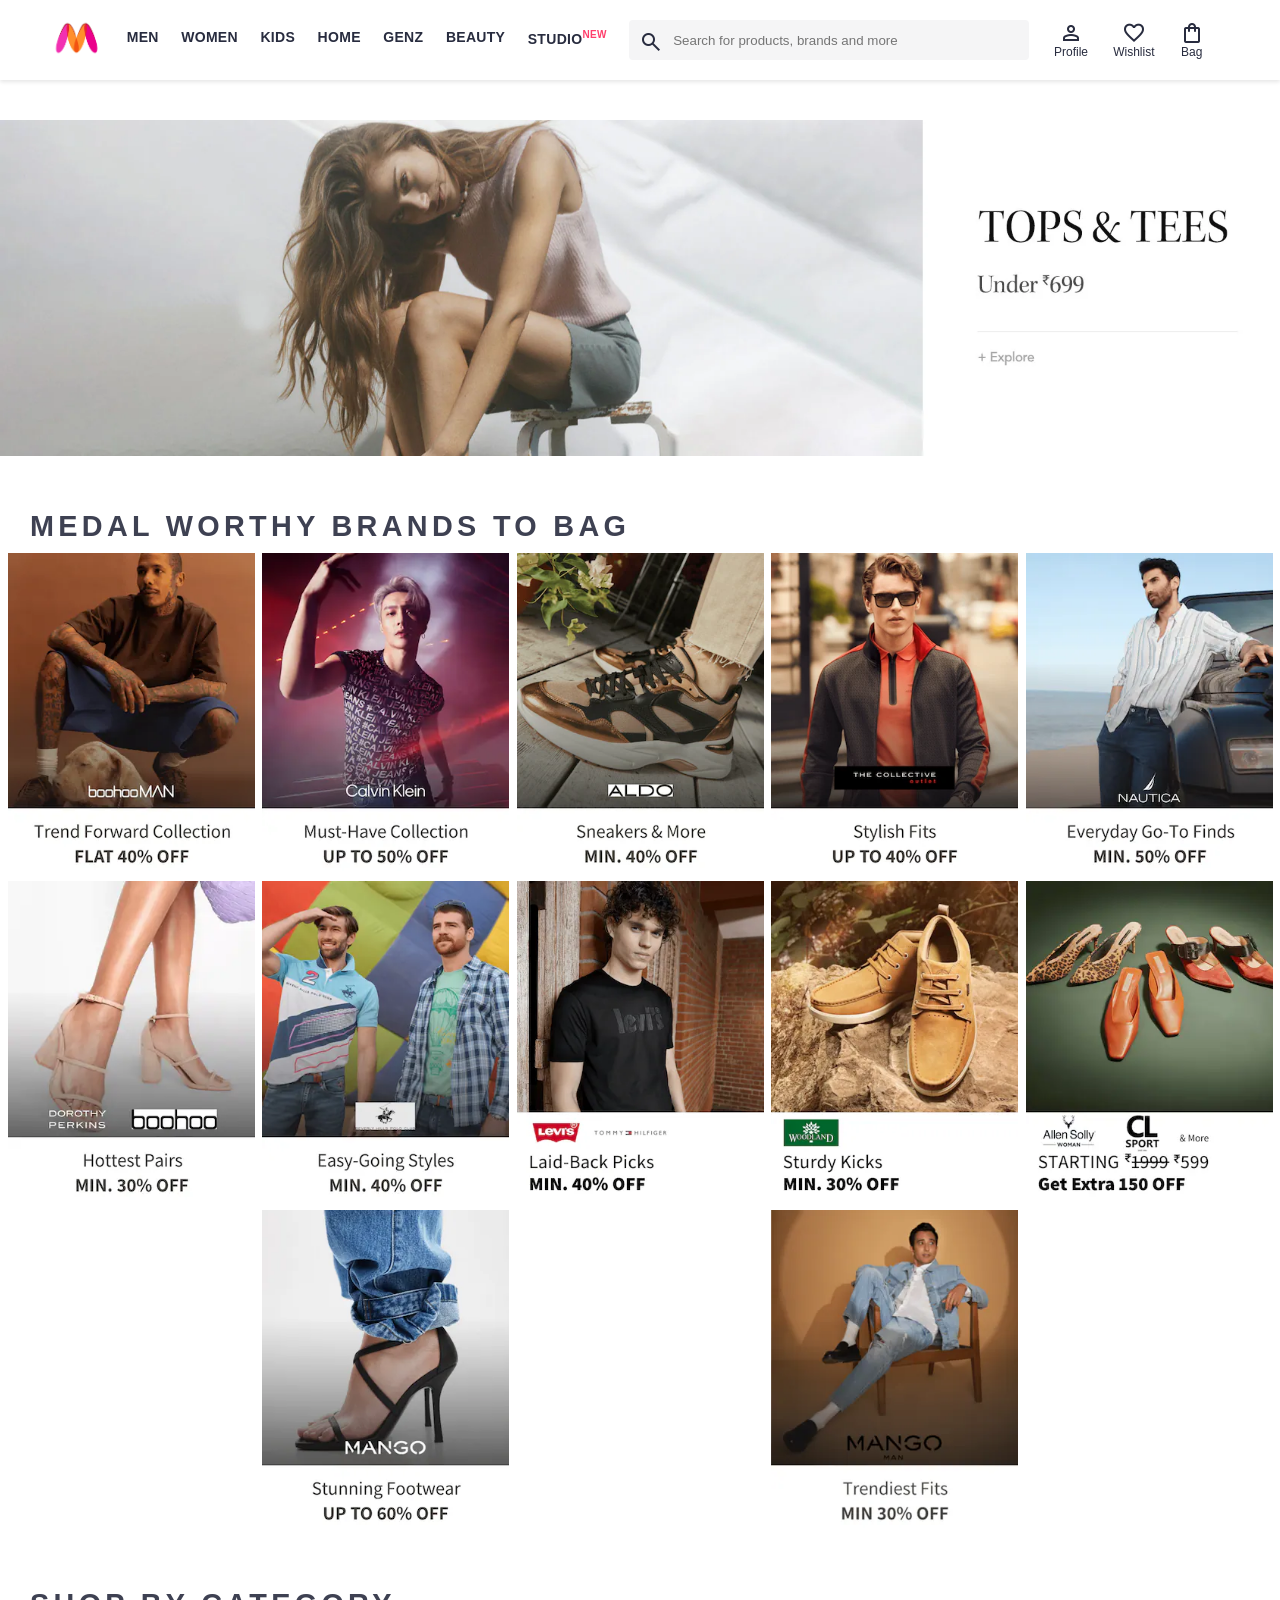
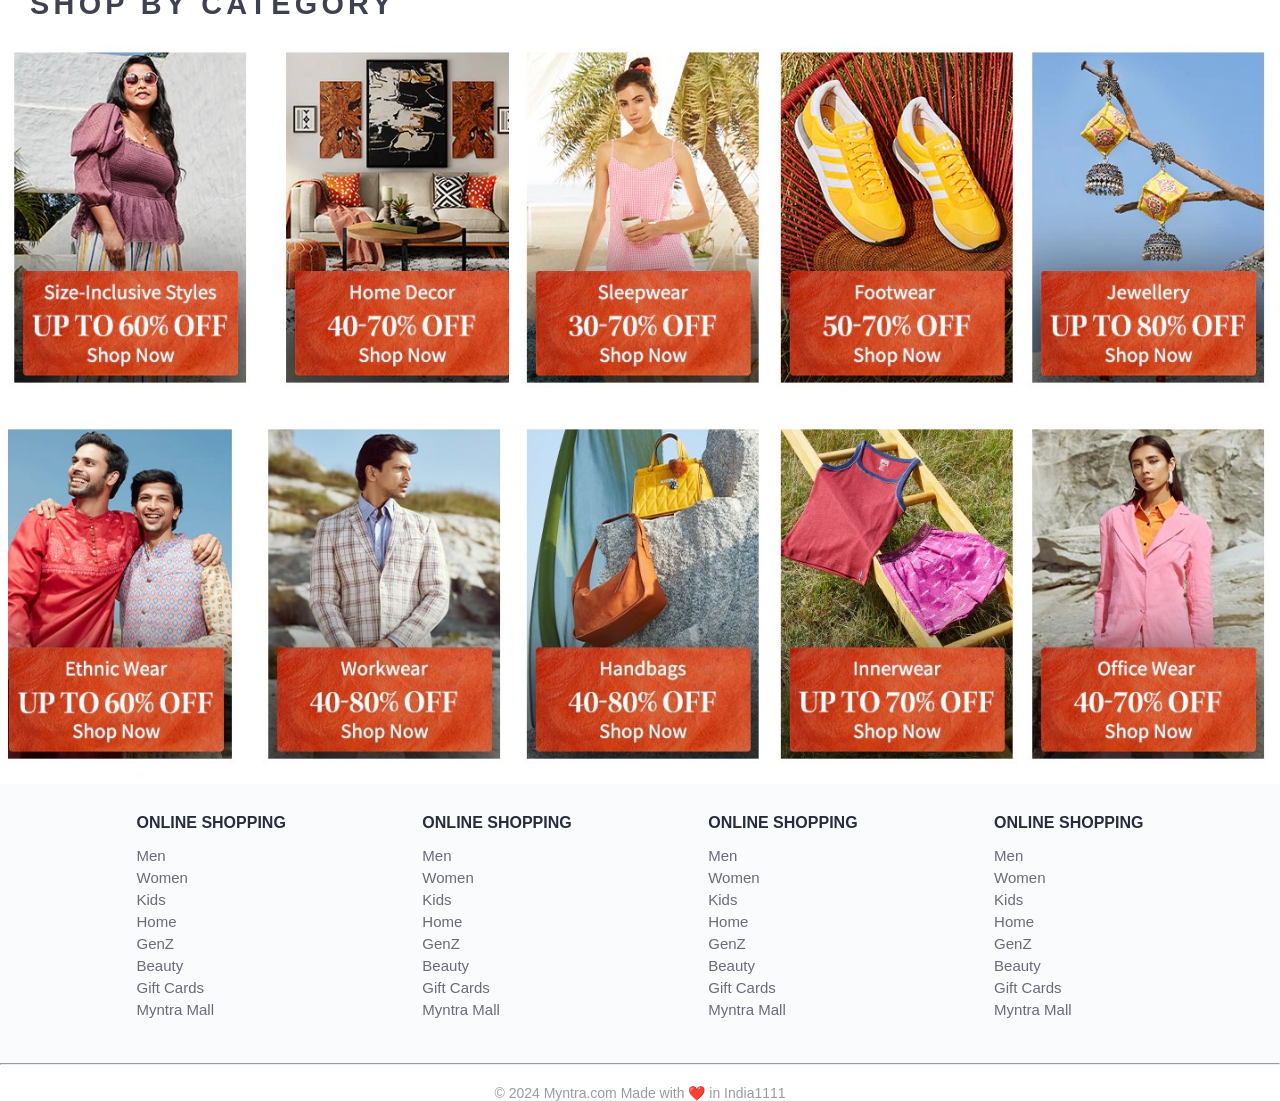
<file: index.html>
<!DOCTYPE html>
<html lang="en">

<head>
    <meta charset="UTF-8">
    <title>Myntra Clone</title>
    <link rel="stylesheet" href="style.css">
    <link rel="stylesheet"
        href="https://fonts.googleapis.com/css2?family=Material+Symbols+Outlined:opsz,wght,FILL,GRAD@20..48,100..700,0..1,-50..200&icon_names=searc" />
</head>

<body>
    <header>
        <div class="logo_container">
            <a href="#"><img class="myntra_logo" src="Assets/Images/Myntra_Logo.webp"
                    alt="Myntra_Logo couldnt be loaded"></a>
        </div>
        <nav class="nav_bar">
            <a href="#">Men</a>
            <a href="#">Women</a>
            <a href="#">Kids</a>
            <a href="#">Home</a>
            <a href="#">GenZ</a>
            <a href="#">Beauty</a>
            <a href="#">Studio<sup>NEW</sup></a>
        </nav>
        <div class="search_bar">
            <span class="material-symbols-outlined search_icon">search</span>
            <input class="search_input" placeholder="Search for products, brands and more">
        </div>
        <div class="action_bar">
            <div class="action_container">
                <span class="material-symbols-outlined action_icon">
                    person
                </span>
                <span class="action_name">Profile</span>
            </div>
            <div class="action_container">
                <span class="material-symbols-outlined action_icon">
                    favorite
                </span>
                <span class="action_name">Wishlist</span>
            </div>
            <div class="action_container">
                <span class="material-symbols-outlined action_icon">
                    shopping_bag
                </span>
                <span class="action_name">Bag</span>
            </div>
        </div>
    </header>
    <main>
        <div class="banner_container">
            <img class="banner_image_container" src="Assets/Images/banner.jpg"
                alt="Main_Banner couldnt be loaded">
        </div>
        <div class="category_heading">Medal Worthy Brands To Bag</div>
        <div class="category_items">
            <a href="#"><img class="offers_image_container" src="Assets/Images/Offers/1.png" alt=""></a>
            <a href="#"><img class="offers_image_container" src="Assets/Images/Offers/2.png" alt=""></a>
            <a href="#"><img class="offers_image_container" src="Assets/Images/Offers/3.png" alt=""></a>
            <a href="#"><img class="offers_image_container" src="Assets/Images/Offers/4.png" alt=""></a>
            <a href="#"><img class="offers_image_container" src="Assets/Images/Offers/5.png" alt=""></a>
            <a href="#"><img class="offers_image_container" src="Assets/Images/Offers/6.png" alt=""></a>
            <a href="#"><img class="offers_image_container" src="Assets/Images/Offers/7.png" alt=""></a>
            <a href="#"><img class="offers_image_container" src="Assets/Images/Offers/8.png" alt=""></a>
            <a href="#"><img class="offers_image_container" src="Assets/Images/Offers/9.png" alt=""></a>
            <a href="#"><img class="offers_image_container" src="Assets/Images/Offers/10.png" alt=""></a>
            <a href="#"><img class="offers_image_container" src="Assets/Images/Offers/11.png" alt=""></a>
            <a href="#"><img class="offers_image_container" src="Assets/Images/Offers/12.png" alt=""></a>
        </div>
        <div class="category_heading">Shop By Category</div>
        <div class="category_items">
            <a href="#"><img class="offers_image_container" src="Assets/Images/Catogories/1.jpg"
                    alt=""></a>
            <a href="#"><img class="offers_image_container" src="Assets/Images/Catogories/2.jpg"
                    alt=""></a>
            <a href="#"><img class="offers_image_container" src="Assets/Images/Catogories/3.jpg"
                    alt=""></a>
            <a href="#"><img class="offers_image_container" src="Assets/Images/Catogories/4.jpg"
                    alt=""></a>
            <a href="#"><img class="offers_image_container" src="Assets/Images/Catogories/5.jpg"
                    alt=""></a>
            <a href="#"><img class="offers_image_container" src="Assets/Images/Catogories/6.jpg"
                    alt=""></a>
            <a href="#"><img class="offers_image_container" src="Assets/Images/Catogories/7.jpg"
                    alt=""></a>
            <a href="#"><img class="offers_image_container" src="Assets/Images/Catogories/8.jpg"
                    alt=""></a>
            <a href="#"><img class="offers_image_container" src="Assets/Images/Catogories/9.jpg"
                    alt=""></a>
            <a href="#"><img class="offers_image_container" src="Assets/Images/Catogories/10.jpg"
                    alt=""></a>
        </div>
    </main>
    <footer>
        <div class="footer_container">
            <div class="footer_column">
                <h3>ONLINE SHOPPING</h3>
                <a href="#">Men</a>
                <a href="#">Women</a>
                <a href="#">Kids</a>
                <a href="#">Home</a>
                <a href="#">GenZ</a>
                <a href="#">Beauty</a>
                <a href="#">Gift Cards</a>
                <a href="#">Myntra Mall</a>
            </div>
                        <div class="footer_column">
                <h3>ONLINE SHOPPING</h3>
                <a href="#">Men</a>
                <a href="#">Women</a>
                <a href="#">Kids</a>
                <a href="#">Home</a>
                <a href="#">GenZ</a>
                <a href="#">Beauty</a>
                <a href="#">Gift Cards</a>
                <a href="#">Myntra Mall</a>
            </div>
                <div class="footer_column">
                <h3>ONLINE SHOPPING</h3>
                <a href="#">Men</a>
                <a href="#">Women</a>
                <a href="#">Kids</a>
                <a href="#">Home</a>
                <a href="#">GenZ</a>
                <a href="#">Beauty</a>
                <a href="#">Gift Cards</a>
                <a href="#">Myntra Mall</a>
            </div>
                <div class="footer_column">
                <h3>ONLINE SHOPPING</h3>
                <a href="#">Men</a>
                <a href="#">Women</a>
                <a href="#">Kids</a>
                <a href="#">Home</a>
                <a href="#">GenZ</a>
                <a href="#">Beauty</a>
                <a href="#">Gift Cards</a>
                <a href="#">Myntra Mall</a>
            </div>
        </div>
        <hr>
</body>
        <div class="footer_bottom_copqyright">
            <span>© 2024 Myntra.com</span>
            <span>Made with ❤️ in India</span>1111
        </div>
    </footer>
</body>

</html>
</file>
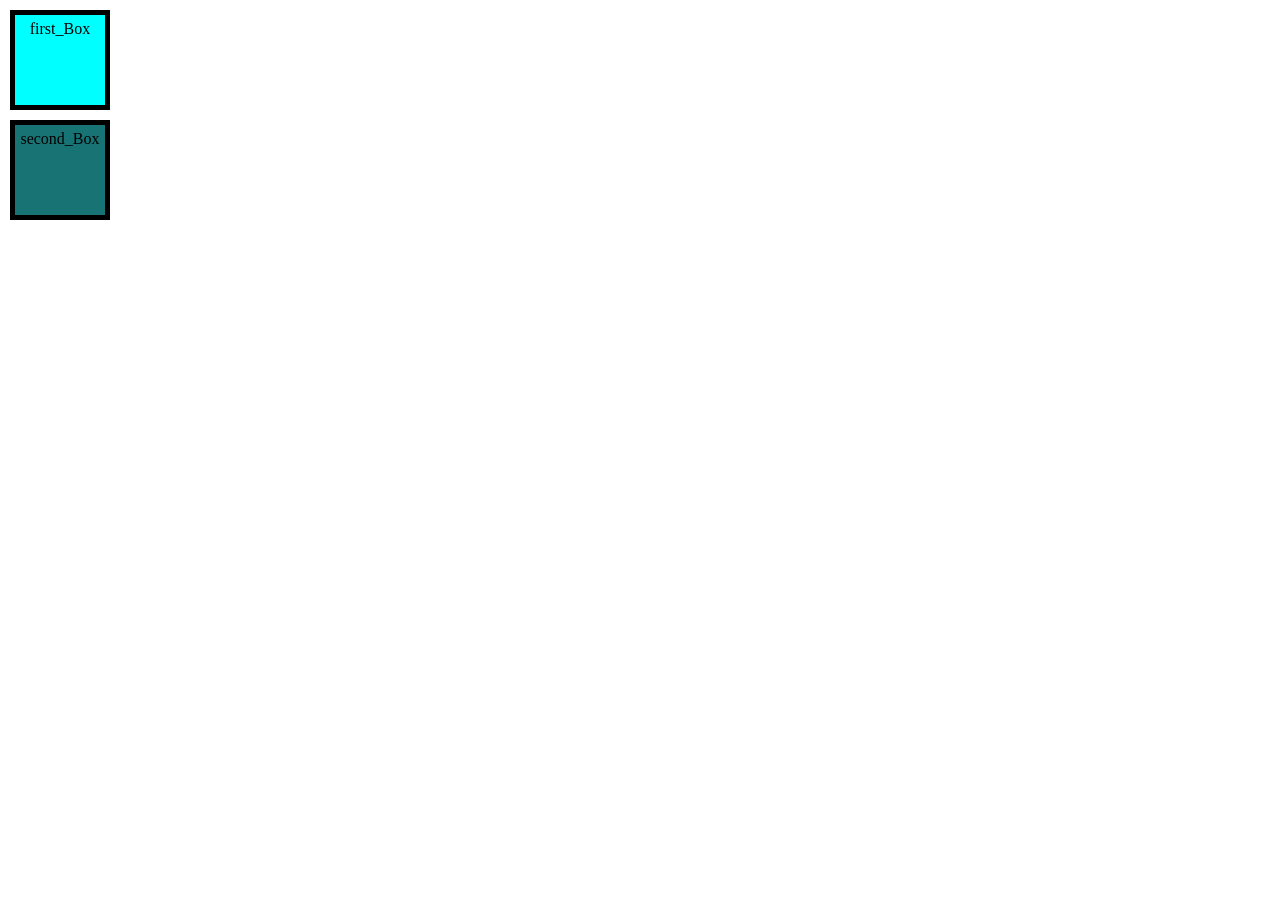
<file: BoxModel/index.html>
<!DOCTYPE html>
<html lang="en">
<head>
    <title>BOX-MODEL</title>
    <style>
        *{margin: 0px;padding: 0px;}
        .Box{
            width: 100px;
            height: 100px;
            padding: 5px;
            margin: 10px;
            box-sizing:border-box;
        }
        #box1{
            background-color: aqua;
            text-align: center;
border: 5px solid black;
        }
           #box2{
            background-color: rgb(24, 116, 116);
            text-align: center;
border: 5px solid black;
        }
    </style>
</head>
<body>
<div id="box1" class="Box">first_Box</div>
<div id="box2" class="Box">second_Box</div>
</body>
</html>
</file>
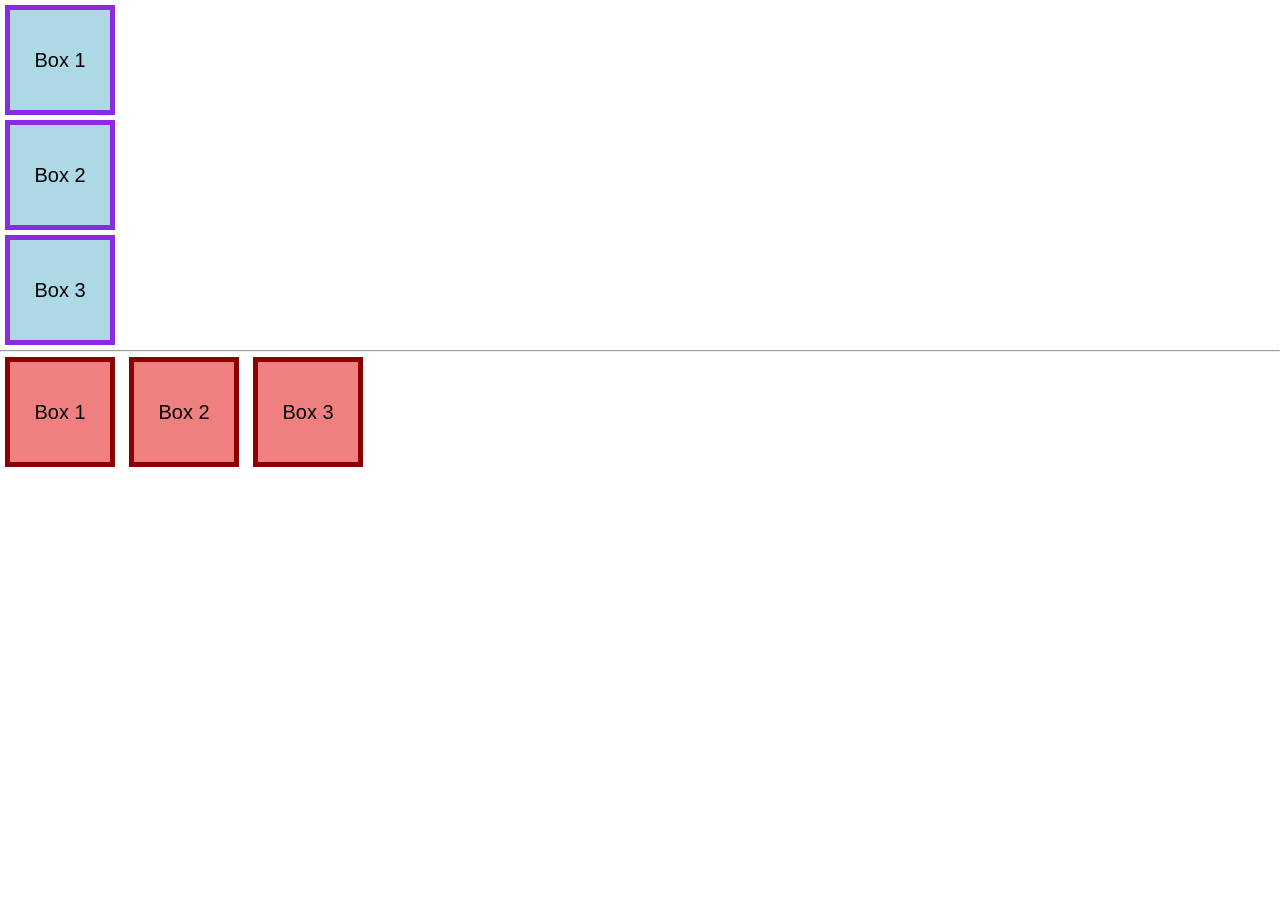
<file: Display And Position/index.html>
<!DOCTYPE html>
<html lang="en">
<head>
    <meta charset="UTF-8">
    <meta name="viewport" content="width=device-width, initial-scale=1.0">
    <title>Display Property</title>
    <style>
        *{
            margin: 0;
            padding: 0;
        }
        .box {
            background-color: lightblue;
            margin: 5px;
            border: 5px solid blueviolet;
            text-align: center;
            line-height: 100px; /* Center text vertically */
            font-family: Arial, sans-serif;
            font-size: 20px;
            width: 100px;
            height: 100px;
            display: block;
        }
        .boxx {
            background-color: lightcoral;
            margin: 5px;
            border: 5px solid darkred;
            text-align: center;
            line-height: 100px; /* Center text vertically */
            font-family: Arial, sans-serif;
            font-size: 20px;
            width: 100px;
            height: 100px;
            display: inline-block;
        }

    </style>
</head>
<body>
    <div id="box1" class="box" >Box 1</div>
    <div id="box2" class="box">Box 2</div>
    <div id="box3" class="box">Box 3</div>
    <hr>
    <div id="box4" class="boxx" >Box 1</div>
    <div id="box5" class="boxx">Box 2</div>
    <div id="box6" class="boxx">Box 3</div>

</body>
</html>
</file>
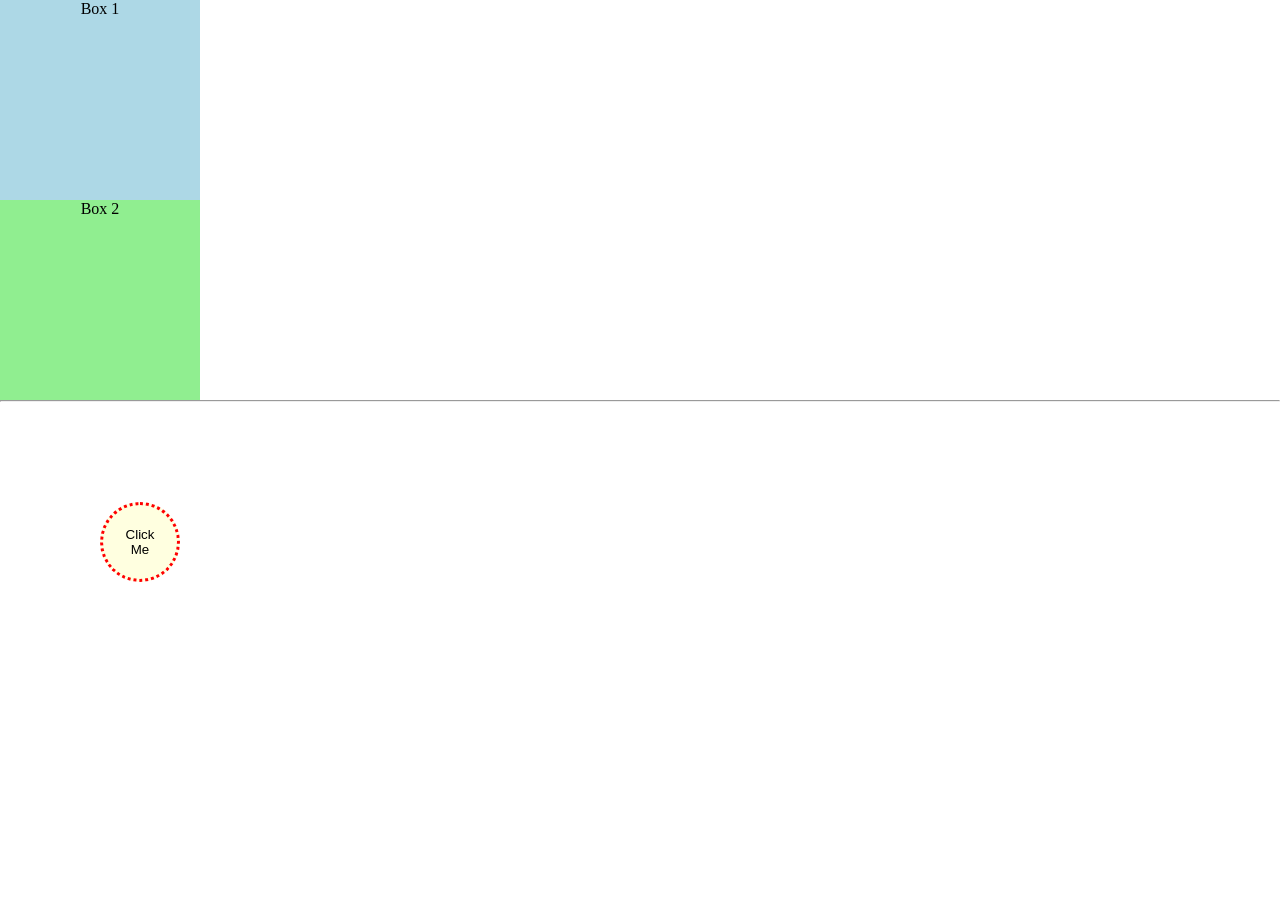
<file: Excercise4/index.html>
<!DOCTYPE html>
<html lang="en">
<head>
    <meta charset="UTF-8">
    <meta name="viewport" content="width=device-width, initial-scale=1.0">
    <title>BoxModel Practice</title>
    <style>
        *{
            margin: 0;
            padding: 0;
        }
        .Box{
            width: 200px;
            height: 200px;
            text-align: center;

        }
        #box1{
            background-color: lightblue;
            box-sizing: border-box;
        }
        #box2{
            background-color: lightgreen;
            box-sizing: border-box;
        }
        #clickMe{
            margin: 100px;
            width: 80px;
            height: 80px;
            padding: 10px 15px 10px 15px;
            border: dotted red;
            border-radius: 90px;
            background-color: lightyellow;
        }

    </style>
</head>
<body>
    <div id="box1" class="Box">Box 1</div>
    <div id="box2" class="Box">Box 2</div>
    <hr>
    <button id="clickMe">Click Me</button>
</body>
</html>
</file>
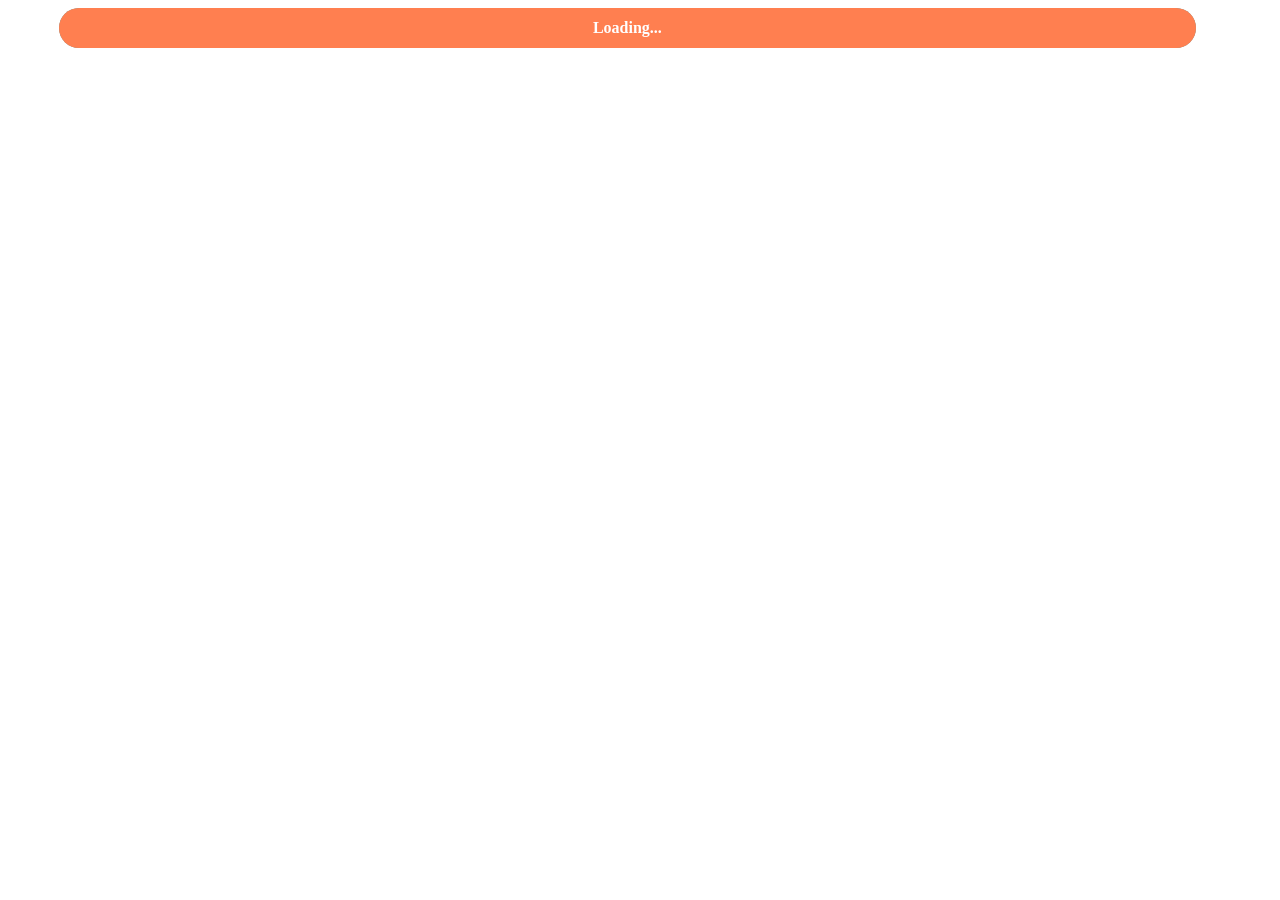
<file: Excercise7/index.html>
<!DOCTYPE html>
<html lang="en">
<head>
    <meta charset="UTF-8">
    <meta name="viewport" content="width=device-width, initial-scale=1.0">
    <link rel="stylesheet" href="/Excercise7/style.css">
    <title>CSS Loading Bar</title>
</head>
<body>
    <div class="loading-bar">
        <div class="progress">Loading...</div>
    </div>
</body>
</html>
</file>
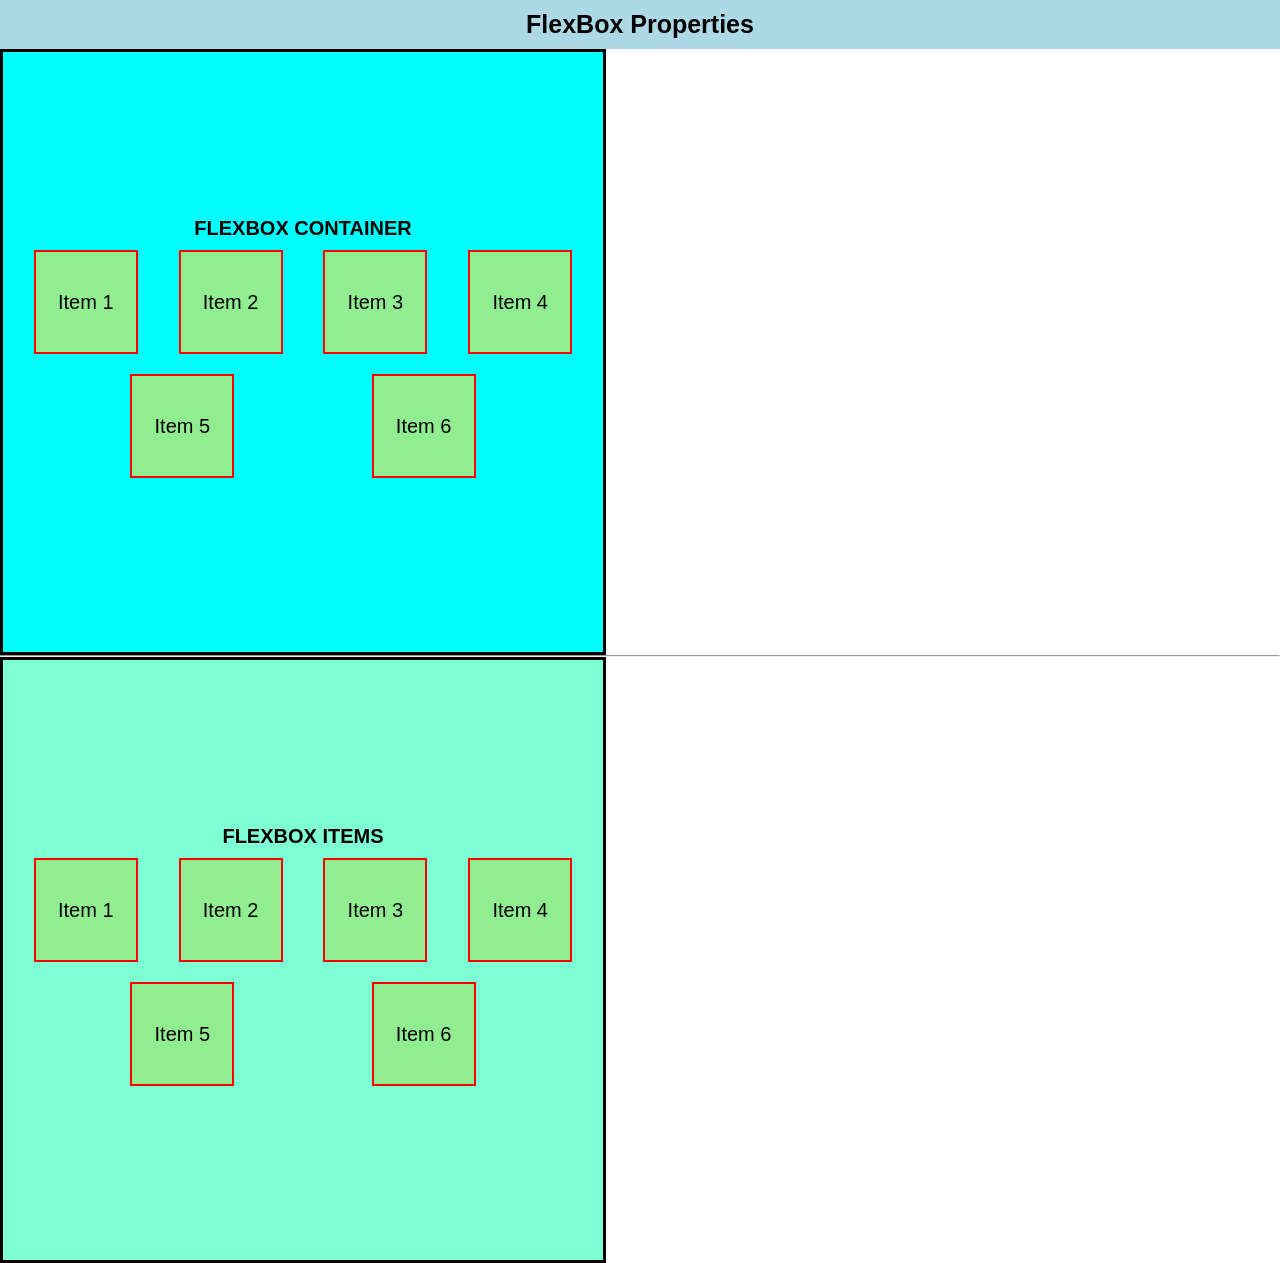
<file: FlexBox/index.html>
<!DOCTYPE html>
<html lang="en">

<head>
    <meta charset="UTF-8">
    <title>FlexBox Properties</title>
    <link rel="stylesheet" href="/FlexBox/style.css">
</head>

<body>
    <header>
        <h1 id="heading">FlexBox Properties</h1>
    </header>
    <main>
        <div class="container">
            <h2>Flexbox Container</h2>
            <div class="box1">Item 1</div>
            <div class="box2">Item 2</div>
            <div class="box3">Item 3</div>
            <div class="box1">Item 4</div>
            <div class="box2">Item 5</div>
            <div class="box3">Item 6</div>
        </div>
        <hr>
         <div class="Items">
            <h2>Flexbox Items</h2>
            <div class="box1">Item 1</div>
            <div class="box2">Item 2</div>
            <div class="box3">Item 3</div>
            <div class="box1">Item 4</div>
            <div class="box2">Item 5</div>
            <div class="box3">Item 6</div>
        </div>
    </main>
</body>

</html>
</file>
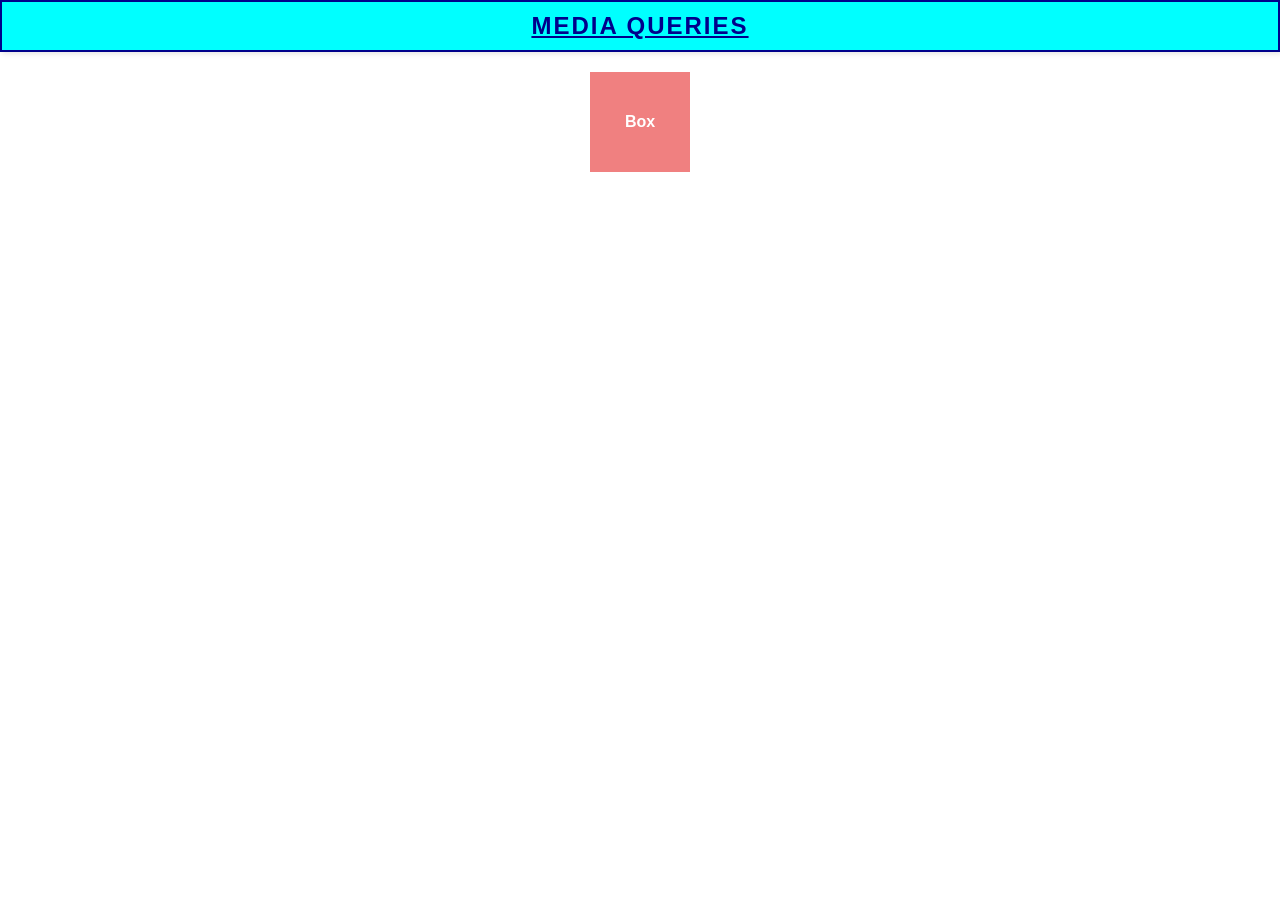
<file: mediaQuries/index.html>
<!DOCTYPE html>
<html lang="en">
<head>
    <meta charset="UTF-8">
    <title>Media Queries</title>
    <link rel="stylesheet" href="/mediaQuries/style.css">
</head>
<body>
    <h1>Media Queries</h1>
    <div class="box">Box</div>
</body>
</html>
</file>
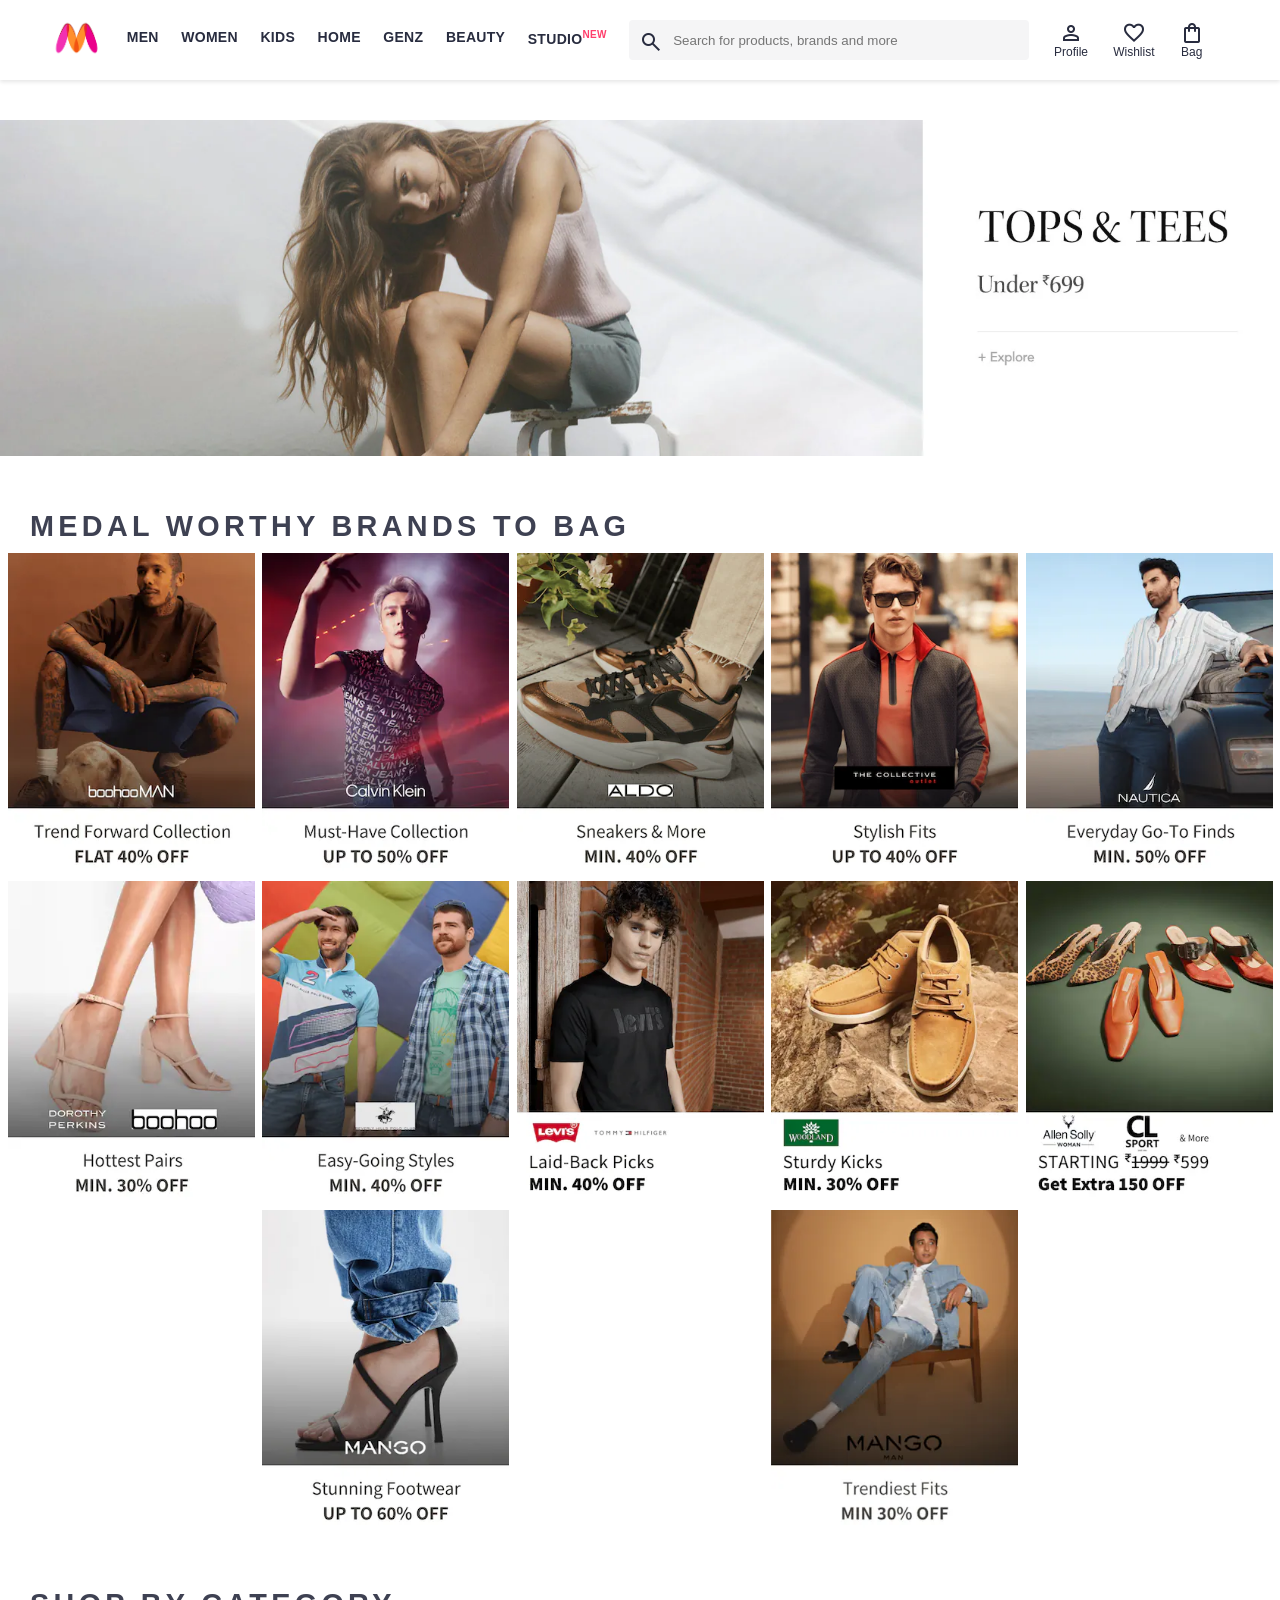
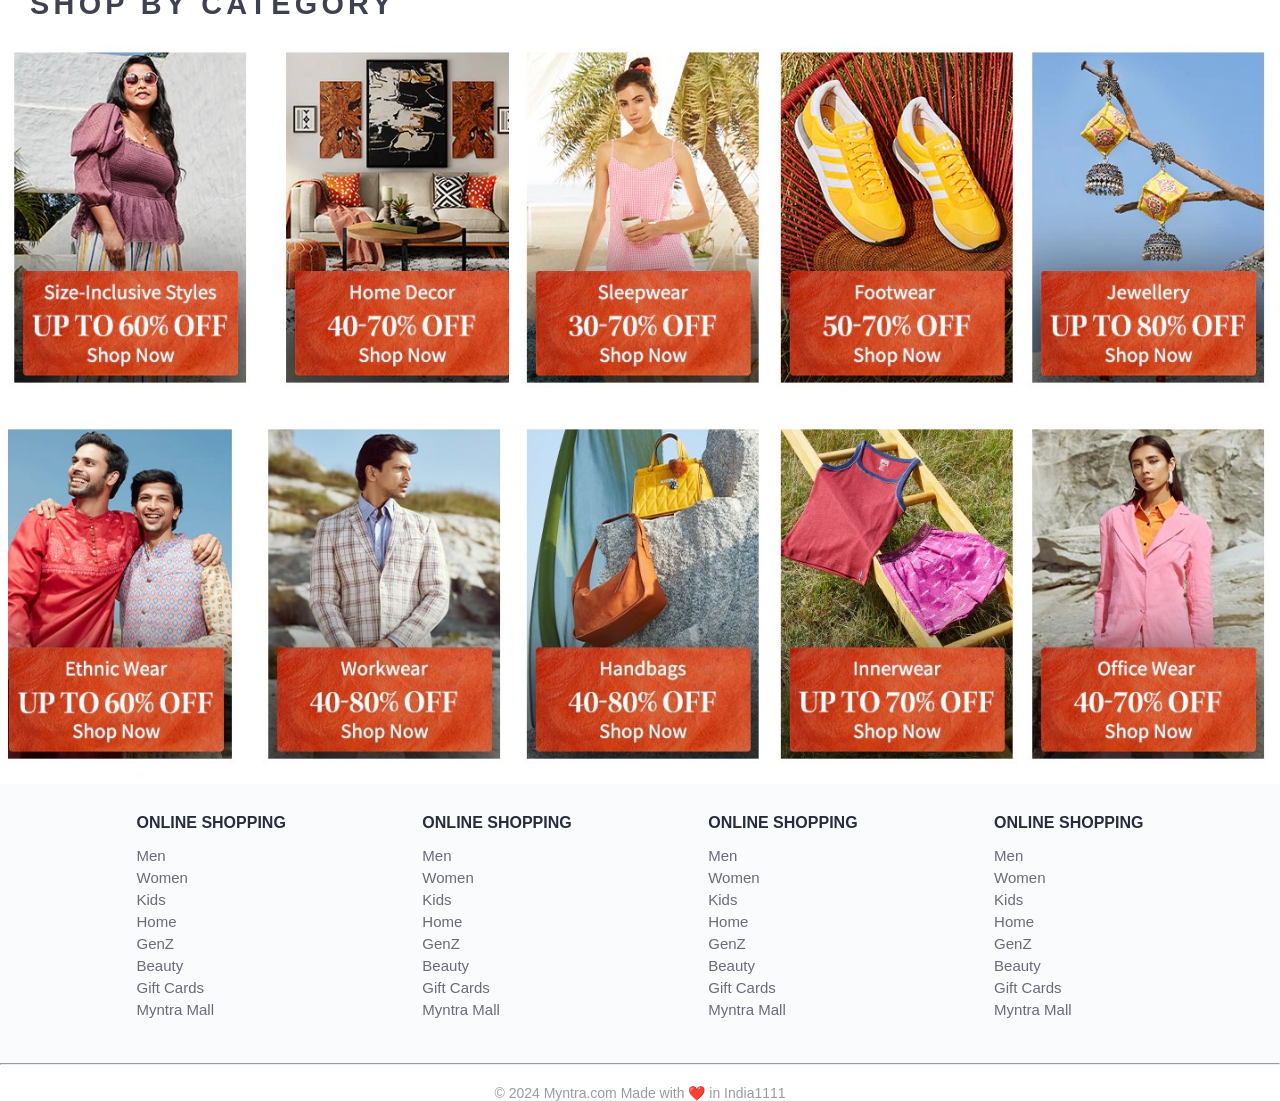
<file: MYNTRA_CLONE/index.html>
<!DOCTYPE html>
<html lang="en">

<head>
    <meta charset="UTF-8">
    <title>Myntra Clone</title>
    <link rel="stylesheet" href="/MYNTRA_CLONE/style.css">
    <link rel="stylesheet"
        href="https://fonts.googleapis.com/css2?family=Material+Symbols+Outlined:opsz,wght,FILL,GRAD@20..48,100..700,0..1,-50..200&icon_names=searc" />
</head>

<body>
    <header>
        <div class="logo_container">
            <a href="#"><img class="myntra_logo" src="/MYNTRA_CLONE/Assets/Images/Myntra_Logo.webp"
                    alt="Myntra_Logo couldnt be loaded"></a>
        </div>
        <nav class="nav_bar">
            <a href="#">Men</a>
            <a href="#">Women</a>
            <a href="#">Kids</a>
            <a href="#">Home</a>
            <a href="#">GenZ</a>
            <a href="#">Beauty</a>
            <a href="#">Studio<sup>NEW</sup></a>
        </nav>
        <div class="search_bar">
            <span class="material-symbols-outlined search_icon">search</span>
            <input class="search_input" placeholder="Search for products, brands and more">
        </div>
        <div class="action_bar">
            <div class="action_container">
                <span class="material-symbols-outlined action_icon">
                    person
                </span>
                <span class="action_name">Profile</span>
            </div>
            <div class="action_container">
                <span class="material-symbols-outlined action_icon">
                    favorite
                </span>
                <span class="action_name">Wishlist</span>
            </div>
            <div class="action_container">
                <span class="material-symbols-outlined action_icon">
                    shopping_bag
                </span>
                <span class="action_name">Bag</span>
            </div>
        </div>
    </header>
    <main>
        <div class="banner_container">
            <img class="banner_image_container" src="/MYNTRA_CLONE/Assets/Images/banner.jpg"
                alt="Main_Banner couldnt be loaded">
        </div>
        <div class="category_heading">Medal Worthy Brands To Bag</div>
        <div class="category_items">
            <a href="#"><img class="offers_image_container" src="/MYNTRA_CLONE/Assets/Images/Offers/1.png" alt=""></a>
            <a href="#"><img class="offers_image_container" src="/MYNTRA_CLONE/Assets/Images/Offers/2.png" alt=""></a>
            <a href="#"><img class="offers_image_container" src="/MYNTRA_CLONE/Assets/Images/Offers/3.png" alt=""></a>
            <a href="#"><img class="offers_image_container" src="/MYNTRA_CLONE/Assets/Images/Offers/4.png" alt=""></a>
            <a href="#"><img class="offers_image_container" src="/MYNTRA_CLONE/Assets/Images/Offers/5.png" alt=""></a>
            <a href="#"><img class="offers_image_container" src="/MYNTRA_CLONE/Assets/Images/Offers/6.png" alt=""></a>
            <a href="#"><img class="offers_image_container" src="/MYNTRA_CLONE/Assets/Images/Offers/7.png" alt=""></a>
            <a href="#"><img class="offers_image_container" src="/MYNTRA_CLONE/Assets/Images/Offers/8.png" alt=""></a>
            <a href="#"><img class="offers_image_container" src="/MYNTRA_CLONE/Assets/Images/Offers/9.png" alt=""></a>
            <a href="#"><img class="offers_image_container" src="/MYNTRA_CLONE/Assets/Images/Offers/10.png" alt=""></a>
            <a href="#"><img class="offers_image_container" src="/MYNTRA_CLONE/Assets/Images/Offers/11.png" alt=""></a>
            <a href="#"><img class="offers_image_container" src="/MYNTRA_CLONE/Assets/Images/Offers/12.png" alt=""></a>
        </div>
        <div class="category_heading">Shop By Category</div>
        <div class="category_items">
            <a href="#"><img class="offers_image_container" src="/MYNTRA_CLONE/Assets/Images/Catogories/1.jpg"
                    alt=""></a>
            <a href="#"><img class="offers_image_container" src="/MYNTRA_CLONE/Assets/Images/Catogories/2.jpg"
                    alt=""></a>
            <a href="#"><img class="offers_image_container" src="/MYNTRA_CLONE/Assets/Images/Catogories/3.jpg"
                    alt=""></a>
            <a href="#"><img class="offers_image_container" src="/MYNTRA_CLONE/Assets/Images/Catogories/4.jpg"
                    alt=""></a>
            <a href="#"><img class="offers_image_container" src="/MYNTRA_CLONE/Assets/Images/Catogories/5.jpg"
                    alt=""></a>
            <a href="#"><img class="offers_image_container" src="/MYNTRA_CLONE/Assets/Images/Catogories/6.jpg"
                    alt=""></a>
            <a href="#"><img class="offers_image_container" src="/MYNTRA_CLONE/Assets/Images/Catogories/7.jpg"
                    alt=""></a>
            <a href="#"><img class="offers_image_container" src="/MYNTRA_CLONE/Assets/Images/Catogories/8.jpg"
                    alt=""></a>
            <a href="#"><img class="offers_image_container" src="/MYNTRA_CLONE/Assets/Images/Catogories/9.jpg"
                    alt=""></a>
            <a href="#"><img class="offers_image_container" src="/MYNTRA_CLONE/Assets/Images/Catogories/10.jpg"
                    alt=""></a>
        </div>
    </main>
    <footer>
        <div class="footer_container">
            <div class="footer_column">
                <h3>ONLINE SHOPPING</h3>
                <a href="#">Men</a>
                <a href="#">Women</a>
                <a href="#">Kids</a>
                <a href="#">Home</a>
                <a href="#">GenZ</a>
                <a href="#">Beauty</a>
                <a href="#">Gift Cards</a>
                <a href="#">Myntra Mall</a>
            </div>
                        <div class="footer_column">
                <h3>ONLINE SHOPPING</h3>
                <a href="#">Men</a>
                <a href="#">Women</a>
                <a href="#">Kids</a>
                <a href="#">Home</a>
                <a href="#">GenZ</a>
                <a href="#">Beauty</a>
                <a href="#">Gift Cards</a>
                <a href="#">Myntra Mall</a>
            </div>
                <div class="footer_column">
                <h3>ONLINE SHOPPING</h3>
                <a href="#">Men</a>
                <a href="#">Women</a>
                <a href="#">Kids</a>
                <a href="#">Home</a>
                <a href="#">GenZ</a>
                <a href="#">Beauty</a>
                <a href="#">Gift Cards</a>
                <a href="#">Myntra Mall</a>
            </div>
                <div class="footer_column">
                <h3>ONLINE SHOPPING</h3>
                <a href="#">Men</a>
                <a href="#">Women</a>
                <a href="#">Kids</a>
                <a href="#">Home</a>
                <a href="#">GenZ</a>
                <a href="#">Beauty</a>
                <a href="#">Gift Cards</a>
                <a href="#">Myntra Mall</a>
            </div>
        </div>
        <hr>
</body>
        <div class="footer_bottom_copqyright">
            <span>© 2024 Myntra.com</span>
            <span>Made with ❤️ in India</span>1111
        </div>
    </footer>
</body>

</html>
</file>
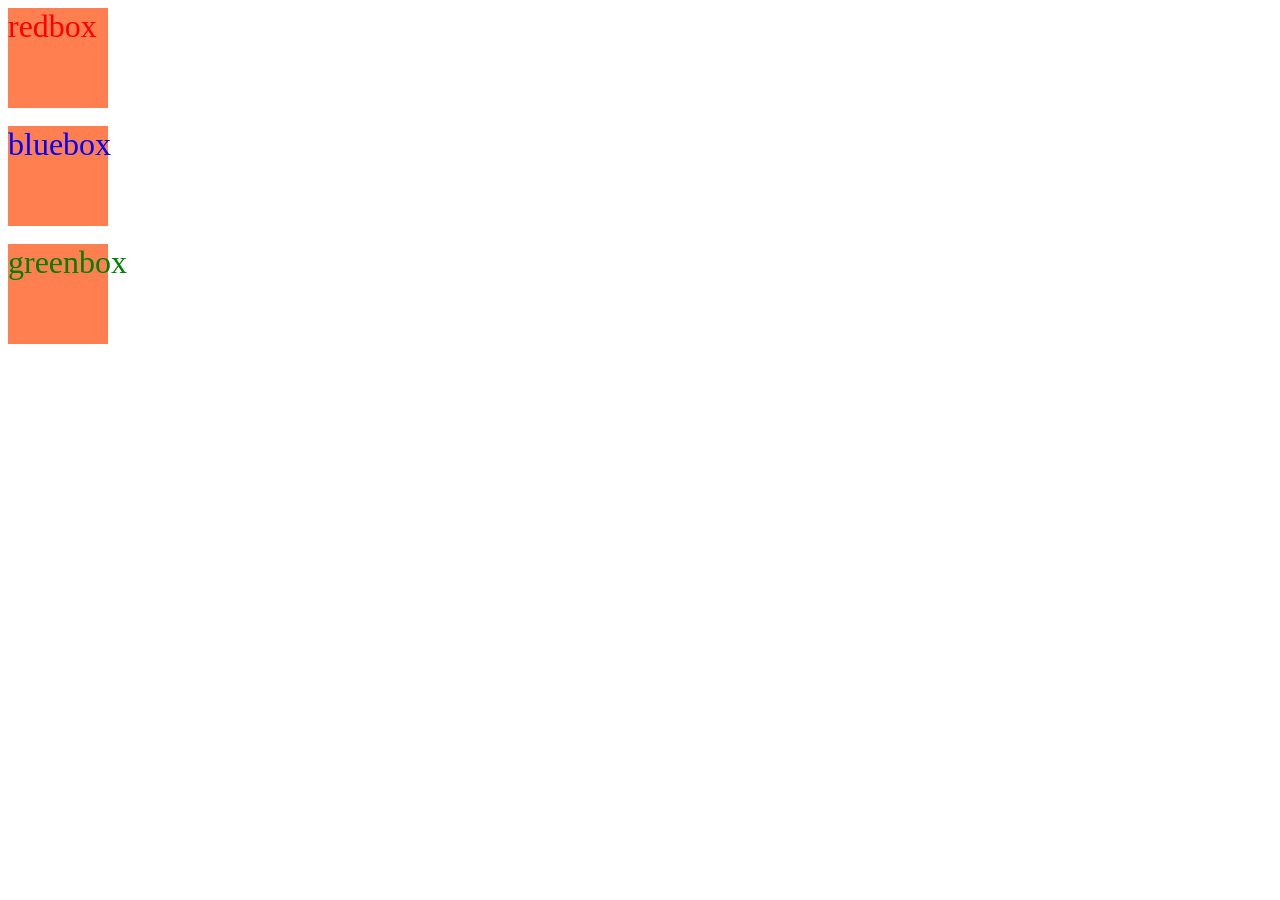
<file: OLD3/index.html>
<!DOCTYPE html>
<html lang="en">
<head>
    <title>Height And Width</title>
    <link rel="stylesheet" href="style.css">
</head>
<body>
    <div id="box1" class="box">redbox</div>
    <br>
    <div id="box2" class="box">bluebox</div>
    <br>
    <div id="box3" class="box">greenbox</div>
</body>
</html>
</file>
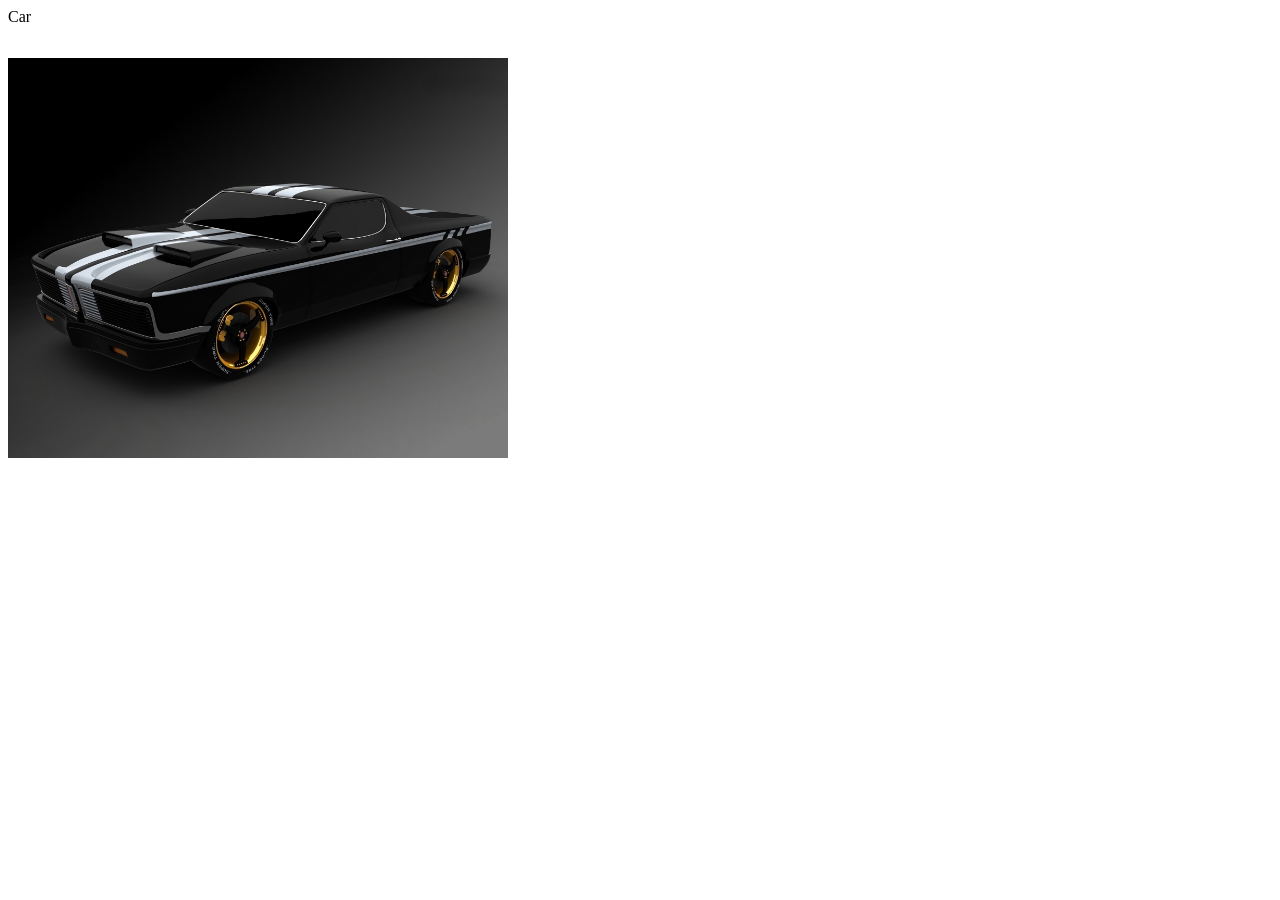
<file: OLD4/index.html>
<!DOCTYPE html>
<html lang="en">
<head>
    <title>Document</title>
    <style>
#image{
    height: 500px;
    width: 500px;
    background-image: url(/images/208327.png);
    background-size: contain;
    background-repeat: no-repeat;
    background-position: center;
}
    </style>
</head>
<body>
    <div id="image">Car</div>
</body>
</html>
</file>
<file: style.css>
* {
    margin: 0;
    padding: 0;
    font-family: Assistant, -apple-system, BlinkMacSystemFont, Segoe UI, Roboto, Helvetica, Arial, sans-serif;
    box-sizing: border-box;
}

header {
    display: flex;
    justify-content: space-between;
    height: 80px;
    background-color: white;
    align-items: center;
    box-shadow: 0 2px 4px rgba(0, 0, 0, 0.1);
}

.myntra_logo {
    height: 36px;
    width: 53px;
}

.logo_container {
    margin-left: 4%;

}

.action_bar {
    margin-right: 4%;
}

.nav_bar {
    display: flex;
    min-width: 525px;
    justify-content: space-evenly;
}

.nav_bar a {
    font-size: 14px;
    letter-spacing: .3px;
    color: #282c3f;
    font-weight: 700;
    text-decoration: none;
    text-transform: uppercase;

    padding: 25px 0;
    border-bottom: 5px solid white;
}

.nav_bar a:hover {
    border-bottom: 4px solid #ff3f6c;
}

.nav_bar a sup {
    color: #ff3f6c;
    font-size: 10px;
}

.search_bar {
    height: 40px;
    min-width: 200px;
    width: 35%;
    display: flex;
    align-items: center;
}

.search_icon {
    height: 20px;
    padding: 10px;
    color: #282c3f;
    box-sizing: content-box;
    background-color: #f5f5f6;
    font-weight: 300;
    border-radius: 4px 0 0 4px;
}

.search_input {
    color: #696e79;
    background: #f5f5f6;
    flex-grow: 1;
    height: 40px;
    border: 0;
    border-radius: 0 4px 4px 0;

}

.action_bar {
    display: flex;
    min-width: 200px;
    justify-content: space-evenly;
}

.action_container {
    display: flex;
    flex-direction: column;
    align-items: center;
    font-size: 12px;
    color: #282c3f;
    cursor: pointer;
}

/* MAIN SECTION IS STARTED FROM HERE */
.banner_container {
    width: 100%;
    margin: 40px 0;
}

.banner_image_container {
    width: 100%;
}

.category_heading {

    text-transform: uppercase;
    color: #3e4152;
    letter-spacing: .15em;
    font-size: 1.8em;
    margin: 50px 0 10px 30px;
    max-height: 5em;
    font-weight: 700;
}
.category_items {
    display: flex;
    flex-wrap: wrap;
    justify-content: space-evenly;

}
.offers_image_container {
    width: 247px;
}
.footer_container {
    background-color: #fafbfc;
    padding: 30px 0px 40px 0px;
    display: flex;
    justify-content: space-evenly; 
}
.footer_column {
    display: flex;
    flex-direction: column;
}
.footer_column h3 {
    color: #282c3f;
    font-size: 16px;
    margin-bottom: 15px;
    font-weight: 700;
}
.footer_column a {
    color: #696b79;
    display: block;
    font-size: 15px;
    text-decoration: none;
    padding-bottom: 5px;
    cursor: pointer;
    line-height: normal;
}
.footer_bottom_copqyright {
    text-align: center;
    color: #999ca0;
    font-size: 14px;
    margin-top: 20px;
}
</file>
<file: Excercise7/style.css>
.loading-bar {
    width: 90%;
    height: 40px; 
    background-color: cadetblue;
    border-radius: 20px;

    position: relative;
    left: 4%;

}
.progress {
    height: 100%;
    background-color: coral;
    border-radius: 20px;
    
    display: flex;
    align-items: center;
    justify-content: center;
    color: white;
    font-weight: bold;
    animation: load 3s ease-in-out forwards infinite;
}

@keyframes load {
    0% { width: 0%; }
    50% { width: 50%; }
    75% { width: 75%; }
    90% { width: 95%; }
    95% { width: 70%; }
    100% { width: 100%; }
}
</file>
<file: FlexBox/style.css>
*{
    margin: 0px;
    padding: 0px;
}
#heading{
    text-align: center;
    background-color: lightblue;
    padding: 10px;
    font-size: 25px;
    font-family: Arial, Helvetica, sans-serif;
}
.container{
    /* these flex properties are set in the container only */
    h2{
        text-align: center;
        padding: 0px;
        font-size: 20px;
        font-family: Arial, Helvetica, sans-serif;
        font-weight: bold;
        text-transform: uppercase;
        align-self: flex-start;
        width: 100%;
    }
    background-color:aqua;
border: 3px solid black;
height: 600px;
width: 600px;
display: flex;
justify-content: space-evenly;
align-items: center;
flex-wrap: wrap;
align-content:center;
}
.Items{
        h2{
        text-align: center;
        padding: 0px;
        font-size: 20px;
        font-family: Arial, Helvetica, sans-serif;
        font-weight: bold;
        text-transform: uppercase;
        align-self: flex-start;
        width: 100%;
    }
    background-color: aquamarine;
    border: 3px solid black;
    height: 600px;
    width: 600px;
    display: flex;
    justify-content: space-evenly;
    align-items: center;
    flex-wrap: wrap;
    align-content: center;
}
.box1, .box2, .box3{
    border: 2px solid red;
    height: 100px;
    width: 100px;
    background-color: lightgreen;
    margin: 10px;
    text-align: center;
    line-height: 100px;
    font-size: 20px;
    font-family: Arial, Helvetica, sans-serif;
}
</file>
<file: mediaQuries/style.css>
h1 {
    font-size: 24px;
    color: darkblue;
    text-align: center;
    margin-bottom: 20px;
    text-transform: uppercase;
    letter-spacing: 2px;
    font-weight: bold;
    text-decoration: underline;
    padding: 10px;
    border: 2px solid darkblue;
    box-shadow: 2px 2px 5px rgba(0, 0, 0, 0.1);
    background-color: aqua;
}
* {
    box-sizing: border-box;
    margin: 0;
    padding: 0;
    font-family: Arial, sans-serif;
}

.box {
    width: 100px;
    height: 100px;
    background-color: lightcoral;
    text-align: center;
    line-height: 100px;
    font-weight: bold;
    color: white;
    margin: 20px auto;
}

@media screen and (min-width: 600px) and (max-width: 899px)
{
    .box {
        width: 150px;
        height: 150px;
        line-height: 150px;
        background-color: lightseagreen;
    }
}
</file>
<file: MYNTRA_CLONE/style.css>
* {
    margin: 0;
    padding: 0;
    font-family: Assistant, -apple-system, BlinkMacSystemFont, Segoe UI, Roboto, Helvetica, Arial, sans-serif;
    box-sizing: border-box;
}

header {
    display: flex;
    justify-content: space-between;
    height: 80px;
    background-color: white;
    align-items: center;
    box-shadow: 0 2px 4px rgba(0, 0, 0, 0.1);
}

.myntra_logo {
    height: 36px;
    width: 53px;
}

.logo_container {
    margin-left: 4%;

}

.action_bar {
    margin-right: 4%;
}

.nav_bar {
    display: flex;
    min-width: 525px;
    justify-content: space-evenly;
}

.nav_bar a {
    font-size: 14px;
    letter-spacing: .3px;
    color: #282c3f;
    font-weight: 700;
    text-decoration: none;
    text-transform: uppercase;

    padding: 25px 0;
    border-bottom: 5px solid white;
}

.nav_bar a:hover {
    border-bottom: 4px solid #ff3f6c;
}

.nav_bar a sup {
    color: #ff3f6c;
    font-size: 10px;
}

.search_bar {
    height: 40px;
    min-width: 200px;
    width: 35%;
    display: flex;
    align-items: center;
}

.search_icon {
    height: 20px;
    padding: 10px;
    color: #282c3f;
    box-sizing: content-box;
    background-color: #f5f5f6;
    font-weight: 300;
    border-radius: 4px 0 0 4px;
}

.search_input {
    color: #696e79;
    background: #f5f5f6;
    flex-grow: 1;
    height: 40px;
    border: 0;
    border-radius: 0 4px 4px 0;

}

.action_bar {
    display: flex;
    min-width: 200px;
    justify-content: space-evenly;
}

.action_container {
    display: flex;
    flex-direction: column;
    align-items: center;
    font-size: 12px;
    color: #282c3f;
    cursor: pointer;
}

/* MAIN SECTION IS STARTED FROM HERE */
.banner_container {
    width: 100%;
    margin: 40px 0;
}

.banner_image_container {
    width: 100%;
}

.category_heading {

    text-transform: uppercase;
    color: #3e4152;
    letter-spacing: .15em;
    font-size: 1.8em;
    margin: 50px 0 10px 30px;
    max-height: 5em;
    font-weight: 700;
}
.category_items {
    display: flex;
    flex-wrap: wrap;
    justify-content: space-evenly;

}
.offers_image_container {
    width: 247px;
}
.footer_container {
    background-color: #fafbfc;
    padding: 30px 0px 40px 0px;
    display: flex;
    justify-content: space-evenly; 
}
.footer_column {
    display: flex;
    flex-direction: column;
}
.footer_column h3 {
    color: #282c3f;
    font-size: 16px;
    margin-bottom: 15px;
    font-weight: 700;
}
.footer_column a {
    color: #696b79;
    display: block;
    font-size: 15px;
    text-decoration: none;
    padding-bottom: 5px;
    cursor: pointer;
    line-height: normal;
}
.footer_bottom_copqyright {
    text-align: center;
    color: #999ca0;
    font-size: 14px;
    margin-top: 20px;
}
</file>
<file: OLD3/style.css>
.box{
    height: 100px;
    width: 100px;
    background-color: coral;
}
#box1{
    color: red;
    font-size: xx-large;
}
#box2{
    color: blue;
    font-size: xx-large;
}
#box3{
    color: green;
    font-size: xx-large;
}
</file>
